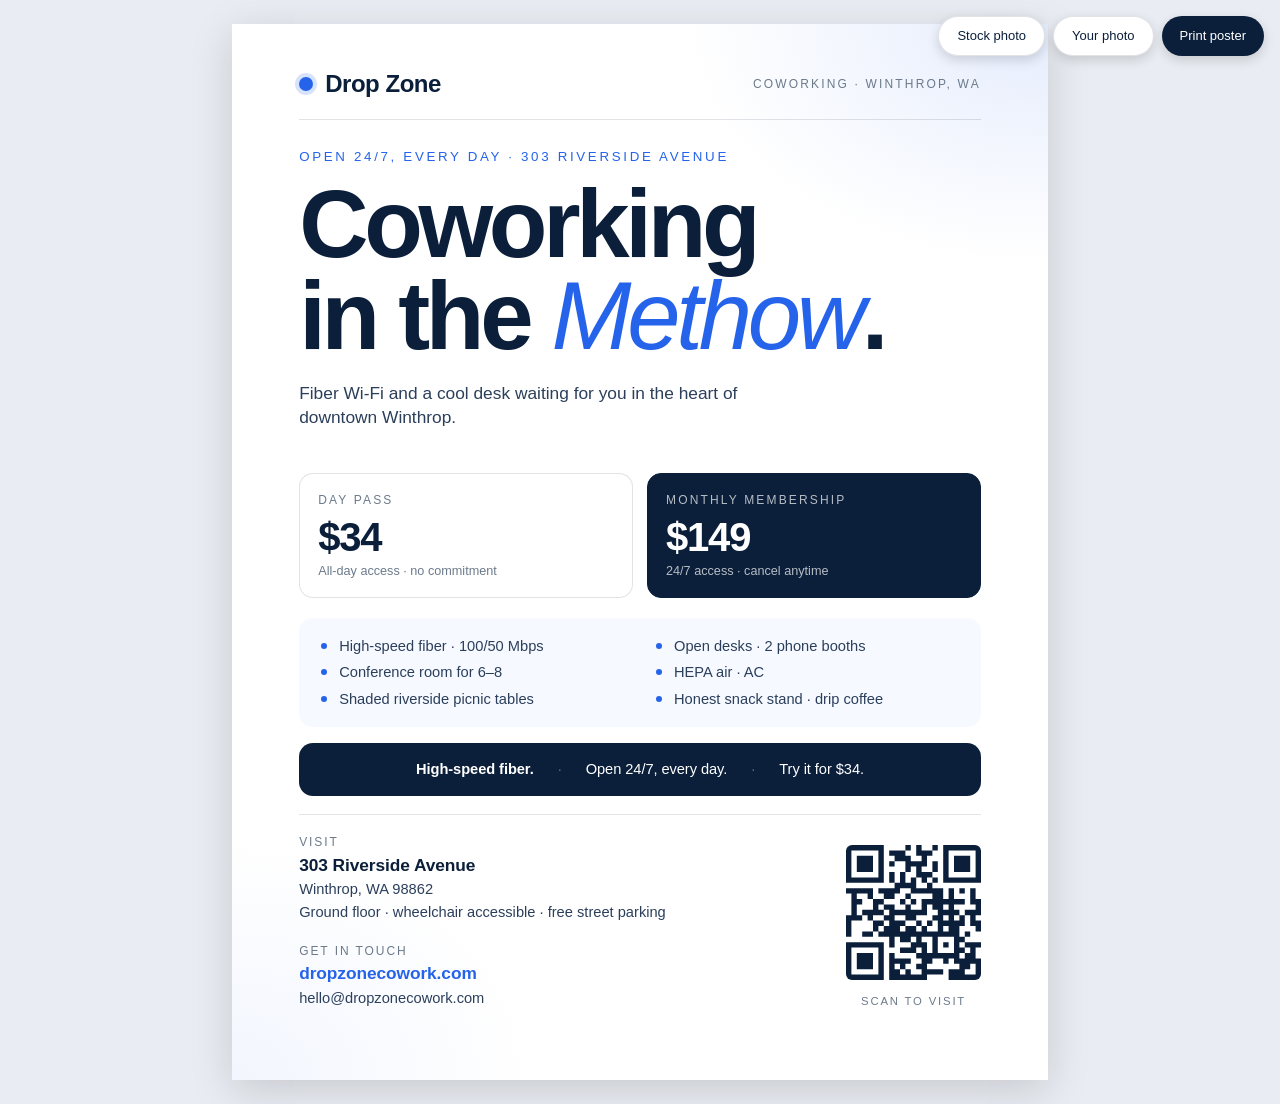
<file: poster/index.html>
<!DOCTYPE html>
<html lang="en">
<head>
    <meta charset="UTF-8">
    <title>Drop Zone — Poster</title>
    <link rel="preconnect" href="https://rsms.me/">
    <link rel="stylesheet" href="https://rsms.me/inter/inter.css">
    <style>
        :root {
            --ink: #0b1f3a;
            --ink-2: #2b3f5b;
            --ink-3: #6b7a8b;
            --accent: #2563eb;
            --accent-soft: #dbe7ff;
            --line: rgba(11,31,58,0.12);
            --paper: #ffffff;
        }

        @page {
            size: letter portrait;
            margin: 0;
        }

        * { box-sizing: border-box; -webkit-print-color-adjust: exact; print-color-adjust: exact; }

        html, body { margin: 0; padding: 0; background: #e9ecf2; }
        body {
            font-family: 'Inter', -apple-system, BlinkMacSystemFont, sans-serif;
            color: var(--ink);
            line-height: 1.4;
            -webkit-font-smoothing: antialiased;
            display: flex;
            justify-content: center;
            padding: 24px;
        }
        @supports (font-variation-settings: normal) {
            body { font-family: 'Inter var', -apple-system, BlinkMacSystemFont, sans-serif; }
        }

        .poster {
            width: 8.5in;
            height: 11in;
            background: var(--paper);
            box-shadow: 0 10px 40px rgba(0,0,0,0.15);
            padding: 0.45in 0.7in 0.45in;
            display: flex;
            flex-direction: column;
            position: relative;
            overflow: hidden;
        }

        /* Decorative blue gradient corner */
        .poster::before {
            content: '';
            position: absolute;
            inset: 0;
            background:
                radial-gradient(ellipse 600px 400px at 100% 0%, rgba(37,99,235,0.12), transparent 60%),
                radial-gradient(ellipse 500px 400px at 0% 100%, rgba(37,99,235,0.06), transparent 60%);
            pointer-events: none;
            z-index: 0;
        }

        .poster > * { position: relative; z-index: 1; }

        /* Header */
        .header {
            display: flex;
            justify-content: space-between;
            align-items: center;
            padding-bottom: 18px;
            border-bottom: 1px solid var(--line);
        }
        .brand {
            display: inline-flex;
            align-items: center;
            gap: 12px;
            font-size: 18pt;
            font-weight: 600;
            letter-spacing: -0.02em;
        }
        .brand-dot {
            width: 14px;
            height: 14px;
            border-radius: 999px;
            background: var(--accent);
            box-shadow: 0 0 0 4px rgba(37,99,235,0.18);
        }
        .header-meta {
            font-size: 9pt;
            font-weight: 500;
            color: var(--ink-3);
            text-transform: uppercase;
            letter-spacing: 0.18em;
            text-align: right;
        }

        /* Headline */
        .headline-block { padding: 28px 0 20px; }
        .eyebrow {
            font-size: 10pt;
            font-weight: 500;
            color: var(--accent);
            text-transform: uppercase;
            letter-spacing: 0.2em;
            margin: 0 0 12px;
        }
        .headline {
            font-size: 72pt;
            font-weight: 600;
            line-height: 0.95;
            letter-spacing: -0.045em;
            margin: 0;
            color: var(--ink);
        }
        .headline em {
            font-style: italic;
            color: var(--accent);
            font-weight: 500;
        }
        .sub {
            font-size: 13pt;
            color: var(--ink-2);
            margin: 20px 0 0;
            max-width: 28em;
            line-height: 1.4;
            font-weight: 400;
        }

        /* Price band */
        .prices {
            display: grid;
            grid-template-columns: 1fr 1fr;
            gap: 14px;
            margin: 24px 0 20px;
        }
        .price {
            border: 1px solid var(--line);
            border-radius: 14px;
            padding: 18px 18px 16px;
            background: var(--paper);
        }
        .price.featured {
            background: var(--ink);
            color: #fff;
            border-color: var(--ink);
        }
        .price-key {
            font-size: 9pt;
            font-weight: 500;
            text-transform: uppercase;
            letter-spacing: 0.18em;
            color: var(--ink-3);
            margin: 0 0 8px;
        }
        .price.featured .price-key { color: rgba(255,255,255,0.7); }
        .price-num {
            font-size: 30pt;
            font-weight: 600;
            letter-spacing: -0.03em;
            line-height: 1;
            margin: 0;
            color: var(--ink);
        }
        .price.featured .price-num { color: #fff; }
        .price-meta {
            font-size: 9.5pt;
            color: var(--ink-3);
            margin: 6px 0 0;
        }
        .price.featured .price-meta { color: rgba(255,255,255,0.7); }
        .price-meta strong { color: var(--ink); font-weight: 500; }
        .price.featured .price-meta strong { color: #fff; }

        /* Features */
        .features {
            display: grid;
            grid-template-columns: 1fr 1fr;
            gap: 6px 32px;
            margin: 0 0 16px;
            padding: 18px 22px;
            background: rgba(37,99,235,0.04);
            border-radius: 14px;
        }

        /* Highlight strip — fills the gap between features and footer */
        .highlight {
            display: flex;
            align-items: center;
            justify-content: center;
            gap: 24px;
            background: var(--ink);
            color: #fff;
            border-radius: 14px;
            padding: 16px 22px;
            margin: 0 0 18px;
            font-size: 11pt;
            font-weight: 500;
            letter-spacing: -0.005em;
            text-align: center;
        }
        .highlight .sep { color: rgba(255,255,255,0.35); font-weight: 300; }
        .highlight strong { font-weight: 600; }
        .features li {
            list-style: none;
            font-size: 11pt;
            color: var(--ink-2);
            padding-left: 18px;
            position: relative;
            line-height: 1.4;
        }
        .features li::before {
            content: '';
            position: absolute;
            left: 0;
            top: 7px;
            width: 6px;
            height: 6px;
            border-radius: 999px;
            background: var(--accent);
        }
        .features ul {
            list-style: none;
            padding: 0;
            margin: 0;
            display: contents;
        }

        /* Footer block */
        .footer {
            display: grid;
            grid-template-columns: 1fr auto;
            gap: 32px;
            align-items: end;
            padding-top: 18px;
            border-top: 1px solid var(--line);
        }
        .footer-text { font-size: 11pt; color: var(--ink-2); line-height: 1.55; }
        .footer-h {
            font-size: 9pt;
            font-weight: 500;
            color: var(--ink-3);
            text-transform: uppercase;
            letter-spacing: 0.16em;
            margin: 0 0 8px;
        }
        .footer-row { margin-bottom: 18px; }
        .footer-row:last-child { margin-bottom: 0; }
        .footer-row p { margin: 0; }
        .footer-row strong {
            font-weight: 600;
            color: var(--ink);
            font-size: 13pt;
            letter-spacing: -0.005em;
        }
        .footer-row .accent { color: var(--accent); }

        .qr {
            text-align: center;
        }
        .qr-img {
            width: 1.4in;
            height: 1.4in;
            border-radius: 6px;
        }
        .qr-caption {
            font-size: 8.5pt;
            font-weight: 500;
            color: var(--ink-3);
            text-transform: uppercase;
            letter-spacing: 0.16em;
            margin: 8px 0 0;
        }

        /* Print controls (screen only) */
        .print-bar {
            position: fixed;
            top: 16px;
            right: 16px;
            display: flex;
            gap: 8px;
            z-index: 100;
        }
        .print-bar a { text-decoration: none; }
        .print-bar button {
            background: var(--ink);
            color: #fff;
            border: none;
            padding: 10px 18px;
            border-radius: 999px;
            font: inherit;
            font-size: 13px;
            font-weight: 500;
            cursor: pointer;
            box-shadow: 0 4px 12px rgba(0,0,0,0.15);
        }
        .print-bar a button { background: #fff; color: var(--ink); border: 1px solid var(--line); }
        .print-bar a button:hover { background: var(--ink); color: #fff; border-color: var(--ink); }
        .print-bar button:hover { background: var(--accent); }

        @media print {
            body { background: #fff; padding: 0; display: block; }
            .poster {
                width: 8.5in;
                height: 11in;
                box-shadow: none;
                page-break-after: always;
            }
            .print-bar { display: none; }
        }
    </style>
</head>
<body>

    <div class="print-bar">
        <a href="photo.html"><button>Stock photo</button></a>
        <a href="template.html"><button>Your photo</button></a>
        <button onclick="window.print()">Print poster</button>
    </div>

    <div class="poster">

        <header class="header">
            <span class="brand">
                <span class="brand-dot"></span>
                Drop&nbsp;Zone
            </span>
            <span class="header-meta">Coworking · Winthrop, WA</span>
        </header>

        <div class="headline-block">
            <p class="eyebrow">Open 24/7, every day · 303 Riverside Avenue</p>
            <h1 class="headline">Coworking<br/>in the <em>Methow</em>.</h1>
            <p class="sub">Fiber Wi‑Fi and a cool desk waiting for you in the heart of downtown Winthrop.</p>
        </div>

        <div class="prices">
            <div class="price">
                <p class="price-key">Day Pass</p>
                <p class="price-num">$34</p>
                <p class="price-meta">All‑day access · no commitment</p>
            </div>
            <div class="price featured">
                <p class="price-key">Monthly Membership</p>
                <p class="price-num">$149</p>
                <p class="price-meta">24/7 access · cancel anytime</p>
            </div>
        </div>

        <ul class="features">
            <li>High‑speed fiber · 100/50 Mbps</li>
            <li>Open desks · 2 phone booths</li>
            <li>Conference room for 6–8</li>
            <li>HEPA air · AC</li>
            <li>Shaded riverside picnic tables</li>
            <li>Honest snack stand · drip coffee</li>
        </ul>

        <p class="highlight">
            <span><strong>High‑speed fiber.</strong></span>
            <span class="sep">·</span>
            <span>Open 24/7, every day.</span>
            <span class="sep">·</span>
            <span>Try it for $34.</span>
        </p>

        <footer class="footer">
            <div class="footer-text">
                <div class="footer-row">
                    <p class="footer-h">Visit</p>
                    <p><strong>303 Riverside Avenue</strong><br/>Winthrop, WA 98862<br/>Ground floor · wheelchair accessible · free street parking</p>
                </div>
                <div class="footer-row">
                    <p class="footer-h">Get in touch</p>
                    <p><strong class="accent">dropzonecowork.com</strong><br/>hello@dropzonecowork.com</p>
                </div>
            </div>
            <div class="qr">
                <img src="qr.svg" alt="Scan to visit the Drop Zone website" class="qr-img" />
                <p class="qr-caption">Scan to visit</p>
            </div>
        </footer>

    </div>

</body>
</html>
</file>
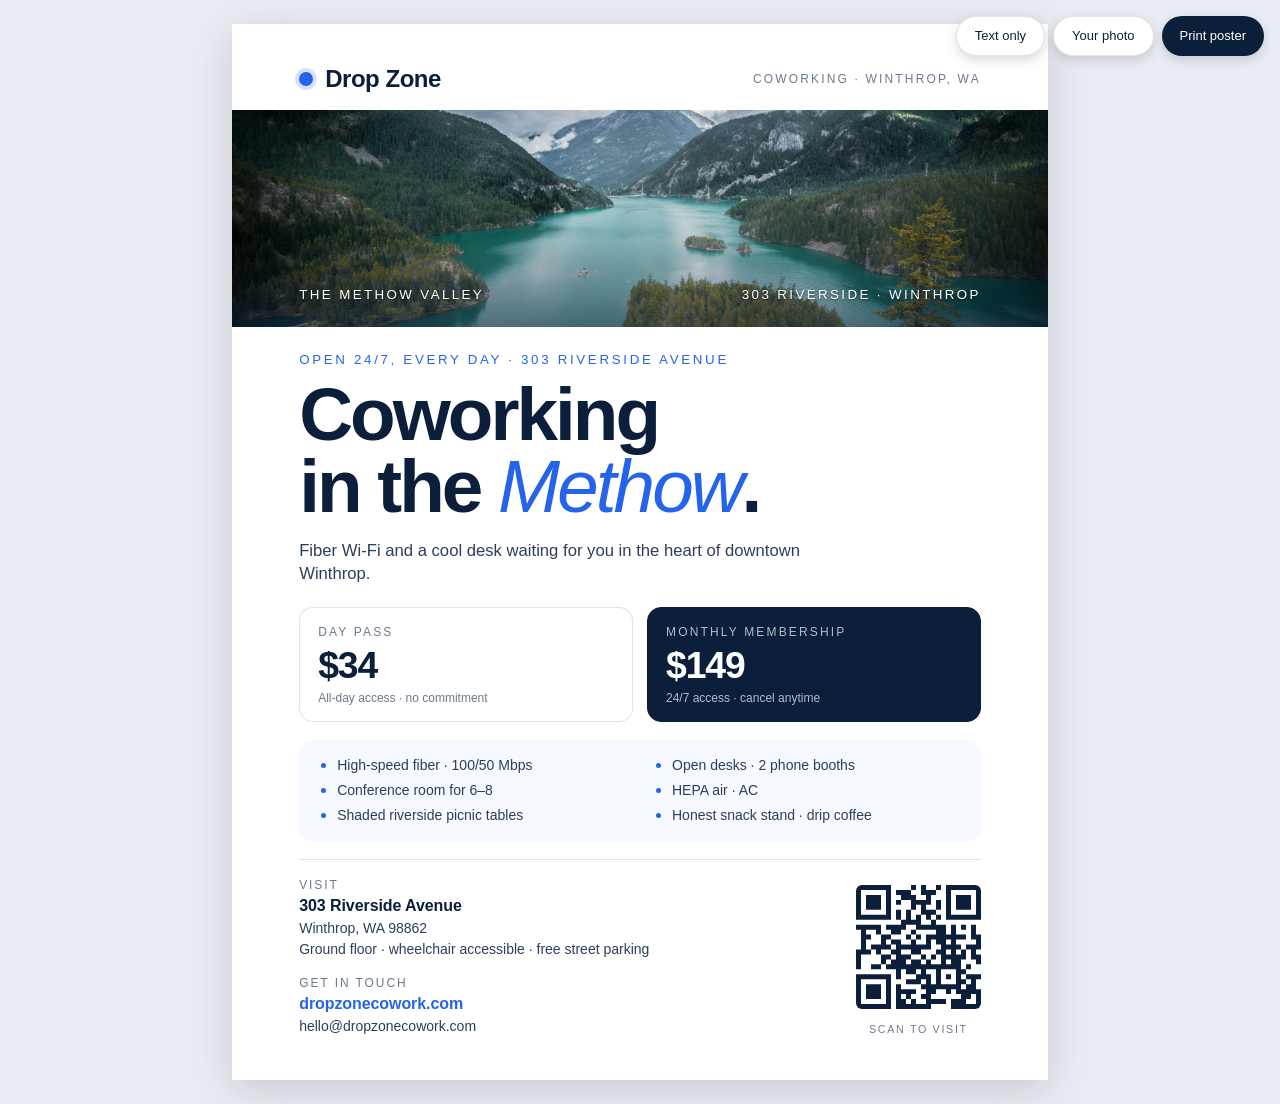
<file: poster/photo.html>
<!DOCTYPE html>
<html lang="en">
<head>
    <meta charset="UTF-8">
    <title>Drop Zone — Poster (with photo)</title>
    <link rel="preconnect" href="https://rsms.me/">
    <link rel="stylesheet" href="https://rsms.me/inter/inter.css">
    <style>
        :root {
            --ink: #0b1f3a;
            --ink-2: #2b3f5b;
            --ink-3: #6b7a8b;
            --accent: #2563eb;
            --accent-soft: #dbe7ff;
            --line: rgba(11,31,58,0.12);
            --paper: #ffffff;
        }

        @page { size: letter portrait; margin: 0; }

        * { box-sizing: border-box; -webkit-print-color-adjust: exact; print-color-adjust: exact; }

        html, body { margin: 0; padding: 0; background: #e9ecf2; }
        body {
            font-family: 'Inter', -apple-system, BlinkMacSystemFont, sans-serif;
            color: var(--ink);
            line-height: 1.4;
            -webkit-font-smoothing: antialiased;
            display: flex;
            justify-content: center;
            padding: 24px;
        }
        @supports (font-variation-settings: normal) {
            body { font-family: 'Inter var', -apple-system, BlinkMacSystemFont, sans-serif; }
        }

        .poster {
            width: 8.5in;
            height: 11in;
            background: var(--paper);
            box-shadow: 0 10px 40px rgba(0,0,0,0.15);
            display: flex;
            flex-direction: column;
            position: relative;
            overflow: hidden;
        }

        /* Header (sits above the photo) */
        .header {
            display: flex;
            justify-content: space-between;
            align-items: center;
            padding: 0.4in 0.7in 14px;
        }
        .brand {
            display: inline-flex;
            align-items: center;
            gap: 12px;
            font-size: 18pt;
            font-weight: 600;
            letter-spacing: -0.02em;
        }
        .brand-dot {
            width: 14px;
            height: 14px;
            border-radius: 999px;
            background: var(--accent);
            box-shadow: 0 0 0 4px rgba(37,99,235,0.18);
        }
        .header-meta {
            font-size: 9pt;
            font-weight: 500;
            color: var(--ink-3);
            text-transform: uppercase;
            letter-spacing: 0.18em;
            text-align: right;
        }

        /* Photo strip */
        .photo-band {
            position: relative;
            width: 100%;
            height: 2.4in;
            overflow: hidden;
        }
        .photo-band img {
            width: 100%;
            height: 100%;
            object-fit: cover;
            display: block;
        }
        .photo-band::after {
            content: '';
            position: absolute;
            inset: 0;
            background: linear-gradient(180deg, rgba(11,31,58,0) 0%, rgba(11,31,58,0) 60%, rgba(11,31,58,0.45) 100%);
        }
        .photo-overlay {
            position: absolute;
            left: 0.7in;
            right: 0.7in;
            bottom: 22px;
            color: #fff;
            display: flex;
            justify-content: space-between;
            align-items: end;
            font-size: 10pt;
            font-weight: 500;
            text-transform: uppercase;
            letter-spacing: 0.18em;
            z-index: 1;
        }
        .photo-overlay .left { text-shadow: 0 1px 2px rgba(0,0,0,0.4); }

        /* Body */
        .body {
            padding: 24px 0.7in 0.45in;
            display: flex;
            flex-direction: column;
            flex: 1;
        }

        .eyebrow {
            font-size: 10pt;
            font-weight: 500;
            color: var(--accent);
            text-transform: uppercase;
            letter-spacing: 0.2em;
            margin: 0 0 10px;
        }
        .headline {
            font-size: 56pt;
            font-weight: 600;
            line-height: 0.96;
            letter-spacing: -0.04em;
            margin: 0;
            color: var(--ink);
        }
        .headline em {
            font-style: italic;
            color: var(--accent);
            font-weight: 500;
        }
        .sub {
            font-size: 12.5pt;
            color: var(--ink-2);
            margin: 16px 0 0;
            max-width: 32em;
            line-height: 1.4;
            font-weight: 400;
        }

        /* Price band — 2 tiles */
        .prices {
            display: grid;
            grid-template-columns: 1fr 1fr;
            gap: 14px;
            margin: 22px 0 18px;
        }
        .price {
            border: 1px solid var(--line);
            border-radius: 14px;
            padding: 16px 18px 14px;
            background: var(--paper);
        }
        .price.featured {
            background: var(--ink);
            color: #fff;
            border-color: var(--ink);
        }
        .price-key {
            font-size: 9pt;
            font-weight: 500;
            text-transform: uppercase;
            letter-spacing: 0.18em;
            color: var(--ink-3);
            margin: 0 0 6px;
        }
        .price.featured .price-key { color: rgba(255,255,255,0.7); }
        .price-num {
            font-size: 28pt;
            font-weight: 600;
            letter-spacing: -0.03em;
            line-height: 1;
            margin: 0;
            color: var(--ink);
        }
        .price.featured .price-num { color: #fff; }
        .price-meta {
            font-size: 9pt;
            color: var(--ink-3);
            margin: 6px 0 0;
        }
        .price.featured .price-meta { color: rgba(255,255,255,0.7); }

        /* Features */
        .features {
            display: grid;
            grid-template-columns: 1fr 1fr;
            gap: 6px 32px;
            margin: 0 0 18px;
            padding: 16px 22px;
            background: rgba(37,99,235,0.04);
            border-radius: 14px;
        }
        .features li {
            list-style: none;
            font-size: 10.5pt;
            color: var(--ink-2);
            padding-left: 16px;
            position: relative;
            line-height: 1.35;
        }
        .features li::before {
            content: '';
            position: absolute;
            left: 0;
            top: 7px;
            width: 5px;
            height: 5px;
            border-radius: 999px;
            background: var(--accent);
        }
        .features ul {
            list-style: none;
            padding: 0;
            margin: 0;
            display: contents;
        }

        /* Footer */
        .footer {
            margin-top: auto;
            display: grid;
            grid-template-columns: 1fr auto;
            gap: 28px;
            align-items: end;
            padding-top: 16px;
            border-top: 1px solid var(--line);
        }
        .footer-text { font-size: 10.5pt; color: var(--ink-2); line-height: 1.5; }
        .footer-h {
            font-size: 9pt;
            font-weight: 500;
            color: var(--ink-3);
            text-transform: uppercase;
            letter-spacing: 0.16em;
            margin: 0 0 6px;
        }
        .footer-row { margin-bottom: 14px; }
        .footer-row:last-child { margin-bottom: 0; }
        .footer-row p { margin: 0; }
        .footer-row strong {
            font-weight: 600;
            color: var(--ink);
            font-size: 12pt;
            letter-spacing: -0.005em;
        }
        .footer-row .accent { color: var(--accent); }

        .qr {
            text-align: center;
        }
        .qr-img {
            width: 1.3in;
            height: 1.3in;
            border-radius: 6px;
        }
        .qr-caption {
            font-size: 8pt;
            font-weight: 500;
            color: var(--ink-3);
            text-transform: uppercase;
            letter-spacing: 0.16em;
            margin: 6px 0 0;
        }

        /* Print controls */
        .print-bar {
            position: fixed;
            top: 16px;
            right: 16px;
            display: flex;
            gap: 8px;
            z-index: 100;
        }
        .print-bar a { text-decoration: none; }
        .print-bar button {
            background: var(--ink);
            color: #fff;
            border: none;
            padding: 10px 18px;
            border-radius: 999px;
            font: inherit;
            font-size: 13px;
            font-weight: 500;
            cursor: pointer;
            box-shadow: 0 4px 12px rgba(0,0,0,0.15);
        }
        .print-bar a button { background: #fff; color: var(--ink); border: 1px solid var(--line); }
        .print-bar a button:hover { background: var(--ink); color: #fff; border-color: var(--ink); }
        .print-bar button:hover { background: var(--accent); }

        @media print {
            body { background: #fff; padding: 0; display: block; }
            .poster { width: 8.5in; height: 11in; box-shadow: none; page-break-after: always; }
            .print-bar { display: none; }
        }
    </style>
</head>
<body>

    <div class="print-bar">
        <a href="index.html"><button>Text only</button></a>
        <a href="template.html"><button>Your photo</button></a>
        <button onclick="window.print()">Print poster</button>
    </div>

    <div class="poster">

        <header class="header">
            <span class="brand">
                <span class="brand-dot"></span>
                Drop&nbsp;Zone
            </span>
            <span class="header-meta">Coworking · Winthrop, WA</span>
        </header>

        <div class="photo-band">
            <img src="../images/hero-mountains.jpg" alt="" />
            <div class="photo-overlay">
                <span class="left">The Methow Valley</span>
                <span class="left">303 Riverside · Winthrop</span>
            </div>
        </div>

        <div class="body">

            <p class="eyebrow">Open 24/7, every day · 303 Riverside Avenue</p>
            <h1 class="headline">Coworking<br/>in the <em>Methow</em>.</h1>
            <p class="sub">Fiber Wi‑Fi and a cool desk waiting for you in the heart of downtown Winthrop.</p>

            <div class="prices">
                <div class="price">
                    <p class="price-key">Day Pass</p>
                    <p class="price-num">$34</p>
                    <p class="price-meta">All‑day access · no commitment</p>
                </div>
                <div class="price featured">
                    <p class="price-key">Monthly Membership</p>
                    <p class="price-num">$149</p>
                    <p class="price-meta">24/7 access · cancel anytime</p>
                </div>
            </div>

            <ul class="features">
                <li>High‑speed fiber · 100/50 Mbps</li>
                <li>Open desks · 2 phone booths</li>
                <li>Conference room for 6–8</li>
                <li>HEPA air · AC</li>
                <li>Shaded riverside picnic tables</li>
                <li>Honest snack stand · drip coffee</li>
            </ul>

            <footer class="footer">
                <div class="footer-text">
                    <div class="footer-row">
                        <p class="footer-h">Visit</p>
                        <p><strong>303 Riverside Avenue</strong><br/>Winthrop, WA 98862<br/>Ground floor · wheelchair accessible · free street parking</p>
                    </div>
                    <div class="footer-row">
                        <p class="footer-h">Get in touch</p>
                        <p><strong class="accent">dropzonecowork.com</strong><br/>hello@dropzonecowork.com</p>
                    </div>
                </div>
                <div class="qr">
                    <img src="qr.svg" alt="Scan to visit the Drop Zone website" class="qr-img" />
                    <p class="qr-caption">Scan to visit</p>
                </div>
            </footer>

        </div>

    </div>

</body>
</html>
</file>
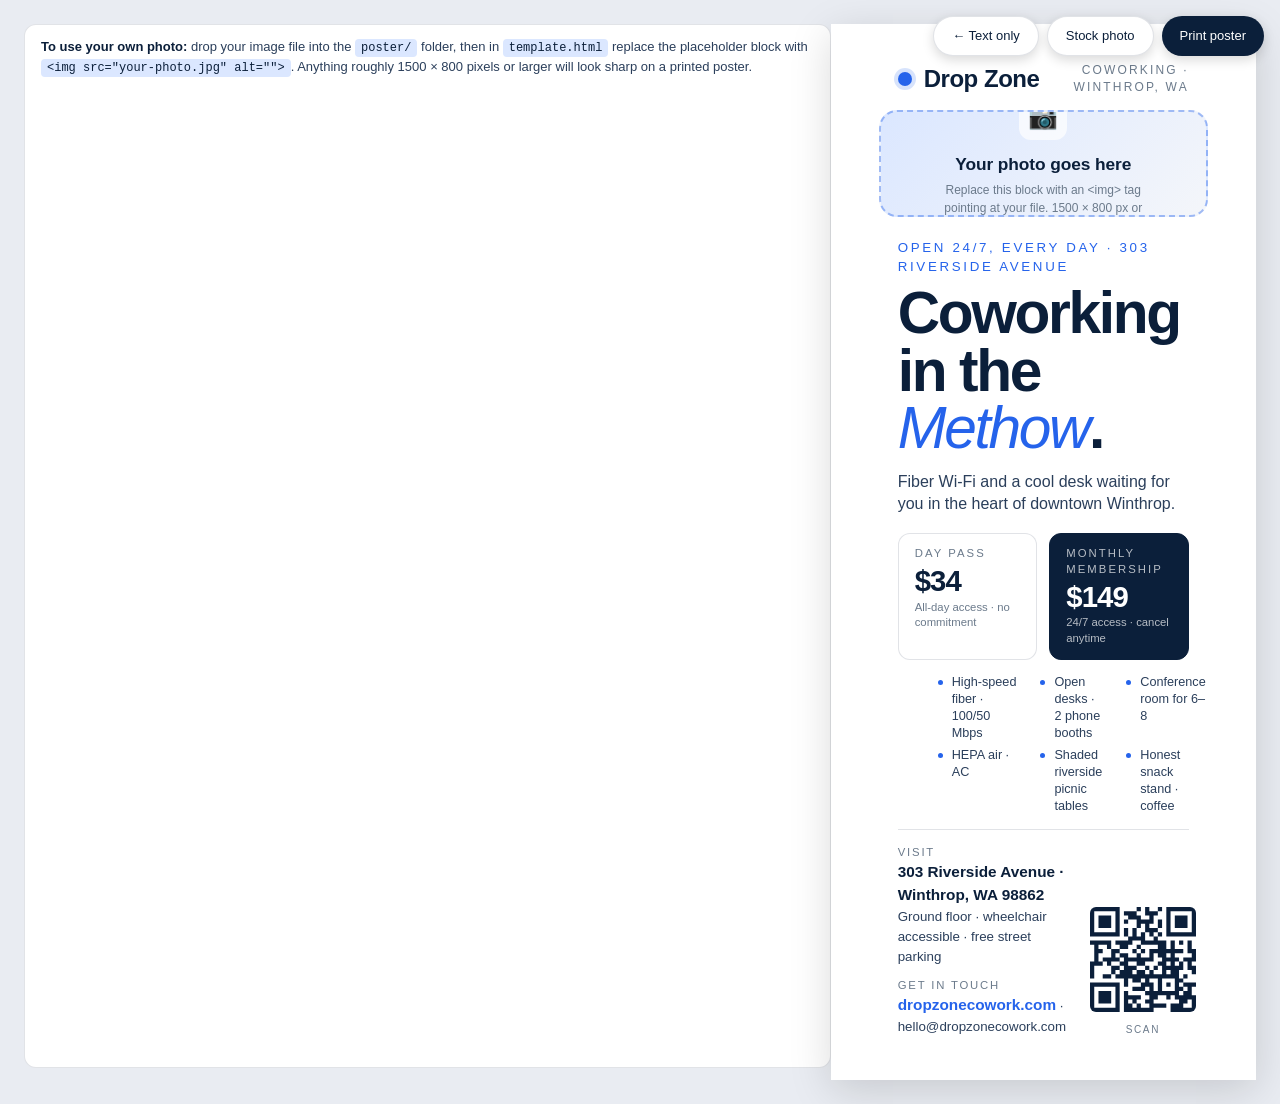
<file: poster/template.html>
<!DOCTYPE html>
<html lang="en">
<head>
    <meta charset="UTF-8">
    <title>Drop Zone — Poster (your photo)</title>
    <link rel="preconnect" href="https://rsms.me/">
    <link rel="stylesheet" href="https://rsms.me/inter/inter.css">
    <style>
        :root {
            --ink: #0b1f3a;
            --ink-2: #2b3f5b;
            --ink-3: #6b7a8b;
            --accent: #2563eb;
            --accent-soft: #dbe7ff;
            --line: rgba(11,31,58,0.12);
            --paper: #ffffff;
        }

        @page { size: letter portrait; margin: 0; }

        * { box-sizing: border-box; -webkit-print-color-adjust: exact; print-color-adjust: exact; }

        html, body { margin: 0; padding: 0; background: #e9ecf2; }
        body {
            font-family: 'Inter', -apple-system, BlinkMacSystemFont, sans-serif;
            color: var(--ink);
            line-height: 1.4;
            -webkit-font-smoothing: antialiased;
            display: flex;
            justify-content: center;
            padding: 24px;
        }
        @supports (font-variation-settings: normal) {
            body { font-family: 'Inter var', -apple-system, BlinkMacSystemFont, sans-serif; }
        }

        .poster {
            width: 8.5in;
            height: 11in;
            background: var(--paper);
            box-shadow: 0 10px 40px rgba(0,0,0,0.15);
            display: flex;
            flex-direction: column;
            position: relative;
            overflow: hidden;
        }

        /* Header */
        .header {
            display: flex;
            justify-content: space-between;
            align-items: center;
            padding: 0.4in 0.7in 14px;
        }
        .brand {
            display: inline-flex;
            align-items: center;
            gap: 12px;
            font-size: 18pt;
            font-weight: 600;
            letter-spacing: -0.02em;
        }
        .brand-dot {
            width: 14px;
            height: 14px;
            border-radius: 999px;
            background: var(--accent);
            box-shadow: 0 0 0 4px rgba(37,99,235,0.18);
        }
        .header-meta {
            font-size: 9pt;
            font-weight: 500;
            color: var(--ink-3);
            text-transform: uppercase;
            letter-spacing: 0.18em;
            text-align: right;
        }

        /* Photo placeholder — replace this with your own image */
        .photo-frame {
            margin: 0 0.5in;
            height: 4.4in;
            border-radius: 18px;
            overflow: hidden;
            position: relative;
            background: linear-gradient(135deg, var(--accent-soft) 0%, #f4f6fa 100%);
            border: 2px dashed rgba(37,99,235,0.4);
            display: flex;
            align-items: center;
            justify-content: center;
        }
        /* When you swap in your photo, an <img> child will fill this frame.
           The placeholder UI below stays hidden behind it. */
        .photo-frame img {
            position: absolute;
            inset: 0;
            width: 100%;
            height: 100%;
            object-fit: cover;
            display: block;
            border-radius: 16px;
        }
        .photo-placeholder {
            text-align: center;
            color: var(--accent);
            position: relative;
            z-index: 0;
        }
        .photo-icon {
            width: 48px;
            height: 48px;
            margin: 0 auto 12px;
            border-radius: 12px;
            background: rgba(255,255,255,0.7);
            display: flex;
            align-items: center;
            justify-content: center;
            font-size: 24px;
        }
        .photo-title {
            font-size: 13pt;
            font-weight: 600;
            margin: 0 0 4px;
            letter-spacing: -0.005em;
            color: var(--ink);
        }
        .photo-hint {
            font-size: 9pt;
            color: var(--ink-3);
            margin: 0;
            font-weight: 400;
            line-height: 1.5;
            max-width: 32ch;
        }

        /* Body */
        .body {
            padding: 22px 0.7in 0.45in;
            display: flex;
            flex-direction: column;
            flex: 1;
        }

        .eyebrow {
            font-size: 10pt;
            font-weight: 500;
            color: var(--accent);
            text-transform: uppercase;
            letter-spacing: 0.2em;
            margin: 0 0 8px;
        }
        .headline {
            font-size: 44pt;
            font-weight: 600;
            line-height: 0.98;
            letter-spacing: -0.04em;
            margin: 0;
            color: var(--ink);
        }
        .headline em {
            font-style: italic;
            color: var(--accent);
            font-weight: 500;
        }
        .sub {
            font-size: 12pt;
            color: var(--ink-2);
            margin: 14px 0 0;
            max-width: 38em;
            line-height: 1.4;
        }

        /* Price band */
        .prices {
            display: grid;
            grid-template-columns: 1fr 1fr;
            gap: 12px;
            margin: 18px 0 14px;
        }
        .price {
            border: 1px solid var(--line);
            border-radius: 12px;
            padding: 12px 16px;
            background: var(--paper);
        }
        .price.featured {
            background: var(--ink);
            color: #fff;
            border-color: var(--ink);
        }
        .price-key {
            font-size: 8.5pt;
            font-weight: 500;
            text-transform: uppercase;
            letter-spacing: 0.18em;
            color: var(--ink-3);
            margin: 0 0 4px;
        }
        .price.featured .price-key { color: rgba(255,255,255,0.7); }
        .price-num {
            font-size: 22pt;
            font-weight: 600;
            letter-spacing: -0.03em;
            line-height: 1;
            margin: 0;
            color: var(--ink);
        }
        .price.featured .price-num { color: #fff; }
        .price-meta {
            font-size: 8.5pt;
            color: var(--ink-3);
            margin: 4px 0 0;
        }
        .price.featured .price-meta { color: rgba(255,255,255,0.7); }

        /* Features compact */
        .features {
            display: grid;
            grid-template-columns: repeat(3, 1fr);
            gap: 4px 24px;
            margin: 0 0 14px;
        }
        .features li {
            list-style: none;
            font-size: 9.5pt;
            color: var(--ink-2);
            padding-left: 14px;
            position: relative;
            line-height: 1.35;
        }
        .features li::before {
            content: '';
            position: absolute;
            left: 0;
            top: 6px;
            width: 5px;
            height: 5px;
            border-radius: 999px;
            background: var(--accent);
        }
        .features ul {
            list-style: none;
            padding: 0;
            margin: 0;
            display: contents;
        }

        /* Footer */
        .footer {
            display: grid;
            grid-template-columns: 1fr auto;
            gap: 24px;
            align-items: end;
            padding-top: 14px;
            border-top: 1px solid var(--line);
        }
        .footer-text { font-size: 10pt; color: var(--ink-2); line-height: 1.5; }
        .footer-h {
            font-size: 8.5pt;
            font-weight: 500;
            color: var(--ink-3);
            text-transform: uppercase;
            letter-spacing: 0.16em;
            margin: 0 0 4px;
        }
        .footer-row { margin-bottom: 10px; }
        .footer-row:last-child { margin-bottom: 0; }
        .footer-row p { margin: 0; }
        .footer-row strong {
            font-weight: 600;
            color: var(--ink);
            font-size: 11.5pt;
        }
        .footer-row .accent { color: var(--accent); }

        .qr { text-align: center; }
        .qr-img {
            width: 1.1in;
            height: 1.1in;
            border-radius: 6px;
        }
        .qr-caption {
            font-size: 7.5pt;
            font-weight: 500;
            color: var(--ink-3);
            text-transform: uppercase;
            letter-spacing: 0.16em;
            margin: 4px 0 0;
        }

        /* Print controls */
        .print-bar {
            position: fixed;
            top: 16px;
            right: 16px;
            display: flex;
            gap: 8px;
            z-index: 100;
        }
        .print-bar a { text-decoration: none; }
        .print-bar button {
            background: var(--ink);
            color: #fff;
            border: none;
            padding: 10px 18px;
            border-radius: 999px;
            font: inherit;
            font-size: 13px;
            font-weight: 500;
            cursor: pointer;
            box-shadow: 0 4px 12px rgba(0,0,0,0.15);
        }
        .print-bar a button { background: #fff; color: var(--ink); border: 1px solid var(--line); }
        .print-bar a button:hover { background: var(--ink); color: #fff; border-color: var(--ink); }
        .print-bar button:hover { background: var(--accent); }

        /* Help banner — visible on screen, hidden when printing */
        .help {
            max-width: 8.5in;
            margin: 0 auto 12px;
            padding: 12px 16px;
            background: #fff;
            border: 1px solid var(--line);
            border-radius: 12px;
            font-size: 13px;
            color: var(--ink-2);
            line-height: 1.5;
        }
        .help strong { color: var(--ink); font-weight: 600; }
        .help code {
            font-family: ui-monospace, SFMono-Regular, Menlo, Consolas, monospace;
            background: var(--accent-soft);
            color: var(--ink);
            padding: 2px 6px;
            border-radius: 4px;
            font-size: 12px;
        }

        @media print {
            body { background: #fff; padding: 0; display: block; }
            .poster { width: 8.5in; height: 11in; box-shadow: none; page-break-after: always; }
            .print-bar, .help { display: none; }
            .photo-frame { border: none; }
        }
    </style>
</head>
<body>

    <div class="print-bar">
        <a href="index.html"><button>← Text only</button></a>
        <a href="photo.html"><button>Stock photo</button></a>
        <button onclick="window.print()">Print poster</button>
    </div>

    <div class="help">
        <strong>To use your own photo:</strong> drop your image file into the <code>poster/</code> folder, then in <code>template.html</code> replace the placeholder block with <code>&lt;img src="your-photo.jpg" alt=""&gt;</code>. Anything roughly 1500&nbsp;×&nbsp;800 pixels or larger will look sharp on a printed poster.
    </div>

    <div class="poster">

        <header class="header">
            <span class="brand">
                <span class="brand-dot"></span>
                Drop&nbsp;Zone
            </span>
            <span class="header-meta">Coworking · Winthrop, WA</span>
        </header>

        <!-- ===== Photo spot ===== -->
        <!-- Replace the .photo-placeholder block with: <img src="your-photo.jpg" alt=""> -->
        <div class="photo-frame">
            <div class="photo-placeholder">
                <div class="photo-icon">📷</div>
                <p class="photo-title">Your photo goes here</p>
                <p class="photo-hint">Replace this block with an &lt;img&gt; tag pointing at your file. 1500 × 800 px or larger looks sharp.</p>
            </div>
        </div>
        <!-- ===== /Photo spot ===== -->

        <div class="body">

            <p class="eyebrow">Open 24/7, every day · 303 Riverside Avenue</p>
            <h1 class="headline">Coworking<br/>in the <em>Methow</em>.</h1>
            <p class="sub">Fiber Wi‑Fi and a cool desk waiting for you in the heart of downtown Winthrop.</p>

            <div class="prices">
                <div class="price">
                    <p class="price-key">Day Pass</p>
                    <p class="price-num">$34</p>
                    <p class="price-meta">All‑day access · no commitment</p>
                </div>
                <div class="price featured">
                    <p class="price-key">Monthly Membership</p>
                    <p class="price-num">$149</p>
                    <p class="price-meta">24/7 access · cancel anytime</p>
                </div>
            </div>

            <ul class="features">
                <li>High‑speed fiber · 100/50 Mbps</li>
                <li>Open desks · 2 phone booths</li>
                <li>Conference room for 6–8</li>
                <li>HEPA air · AC</li>
                <li>Shaded riverside picnic tables</li>
                <li>Honest snack stand · coffee</li>
            </ul>

            <footer class="footer">
                <div class="footer-text">
                    <div class="footer-row">
                        <p class="footer-h">Visit</p>
                        <p><strong>303 Riverside Avenue · Winthrop, WA 98862</strong><br/>Ground floor · wheelchair accessible · free street parking</p>
                    </div>
                    <div class="footer-row">
                        <p class="footer-h">Get in touch</p>
                        <p><strong class="accent">dropzonecowork.com</strong> · hello@dropzonecowork.com</p>
                    </div>
                </div>
                <div class="qr">
                    <img src="qr.svg" alt="Scan to visit the Drop Zone website" class="qr-img" />
                    <p class="qr-caption">Scan</p>
                </div>
            </footer>

        </div>

    </div>

</body>
</html>
</file>
